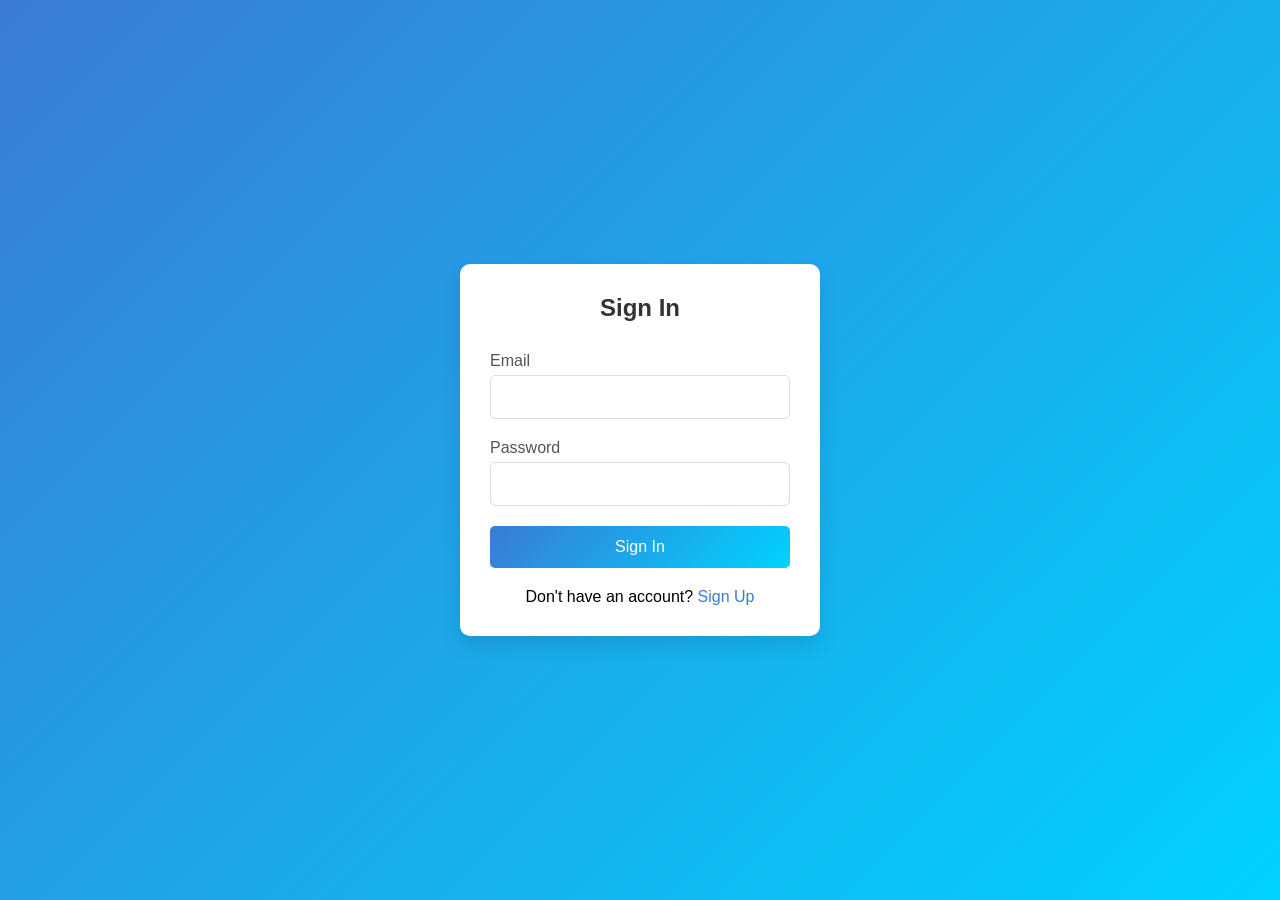
<file: index.html>
<!DOCTYPE html>
<html lang="en">
<head>
    <meta charset="UTF-8">
    <meta name="viewport" content="width=device-width, initial-scale=1.0">
    <title>Sign In - Weather Info</title>
    <link rel="stylesheet" href="auth-styles.css">
</head>
<body>
    <div class="auth-container">
        <div class="auth-card">
            <h2>Sign In</h2>
            <form id="login-form">
                <div class="form-group">
                    <label for="email">Email</label>
                    <input type="email" id="email" name="email" required>
                </div>
                <div class="form-group">
                    <label for="password">Password</label>
                    <input type="password" id="password" name="password" required>
                </div>
                <button type="submit" class="auth-button">Sign In</button>
            </form>
            <div class="auth-links">
                <p>Don't have an account? <a href="signup.html">Sign Up</a></p>
            </div>
        </div>
    </div>
    <script src="auth.js"></script>
</body>
</html>
</file>
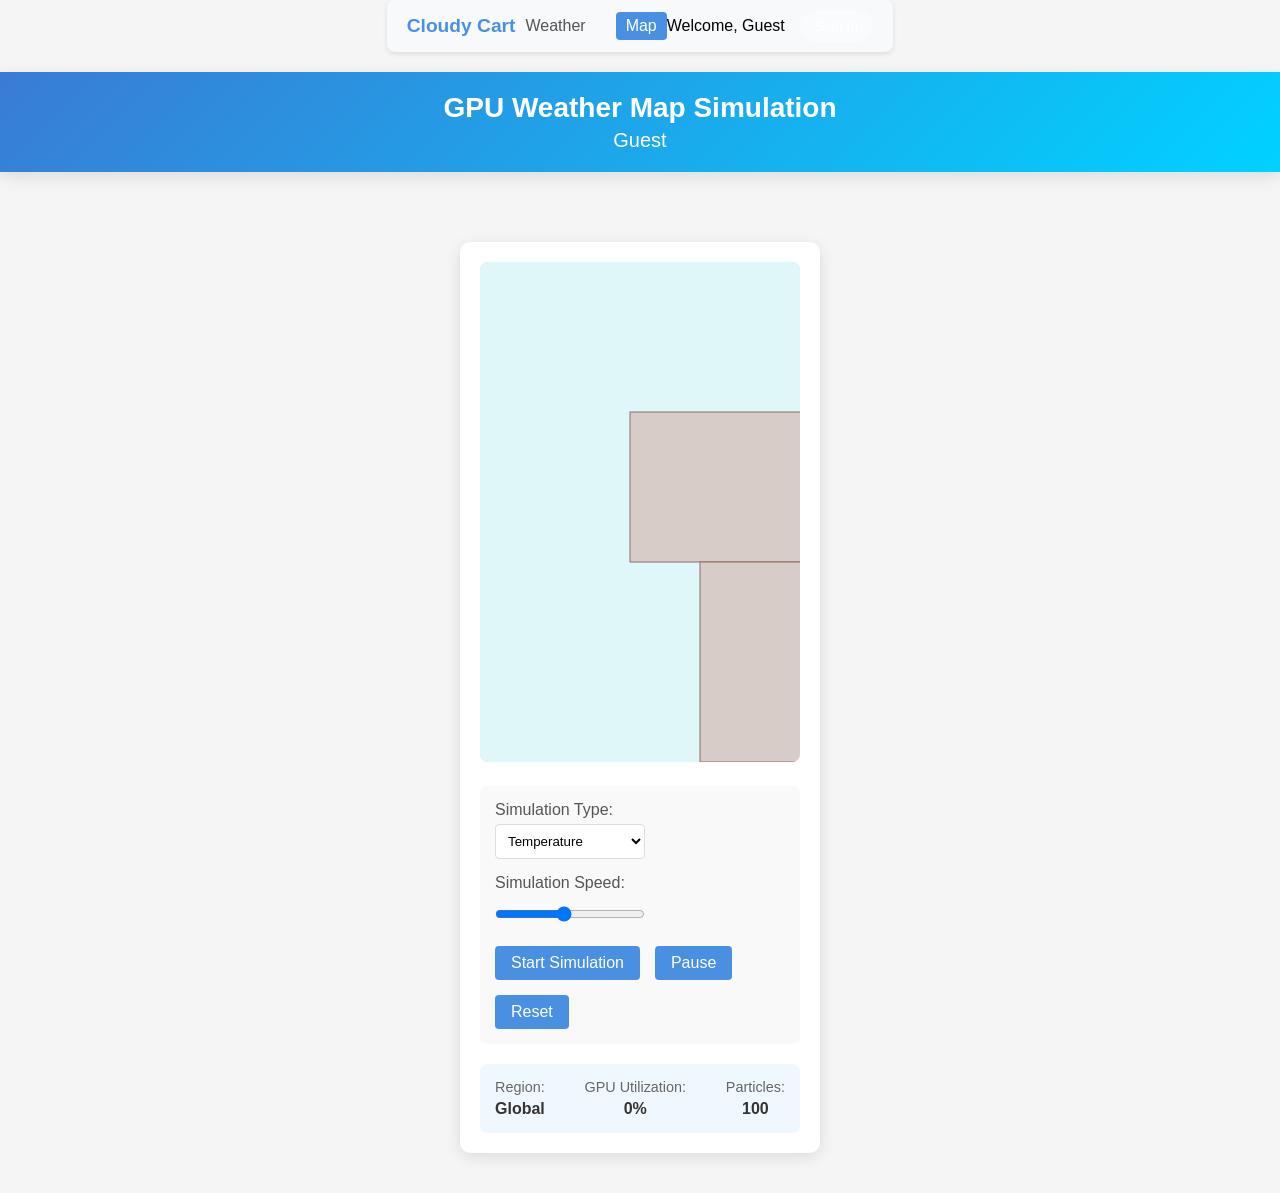
<file: map.html>
<!DOCTYPE html>
<html lang="en">
<head>
    <meta charset="UTF-8">
    <meta name="viewport" content="width=device-width, initial-scale=1.0">
    <title>GPU Map Simulation - Cloudy Cart</title>
    <link rel="stylesheet" href="styles.css">
    <link rel="stylesheet" href="map-styles.css">
</head>
<body>
    <div class="nav-bar">
        <div class="logo">Cloudy Cart</div>
        <div class="nav-links">
            <a href="weather.html">Weather</a>
            <a href="map.html" class="active">Map</a>
        </div>
        <div class="user-info" id="user-info">Welcome, Guest</div>
        <div class="nav-buttons">
            <button id="logout-btn" style="display: none;">Logout</button>
            <a href="index.html" id="login-link">Sign In</a>
        </div>
    </div>

    <div class="welcome-banner" id="welcome-banner">
        <div class="welcome-text">GPU Weather Map Simulation</div>
        <div class="user-welcome" id="user-welcome">Guest</div>
    </div>

    <div class="container">
        <div class="map-container">
            <canvas id="map-canvas" width="800" height="600"></canvas>
            <div class="map-controls">
                <div class="control-group">
                    <label for="simulation-type">Simulation Type:</label>
                    <select id="simulation-type">
                        <option value="temperature">Temperature</option>
                        <option value="precipitation">Precipitation</option>
                        <option value="wind">Wind Speed</option>
                        <option value="pressure">Pressure</option>
                    </select>
                </div>
                <div class="control-group">
                    <label for="simulation-speed">Simulation Speed:</label>
                    <input type="range" id="simulation-speed" min="1" max="10" value="5">
                </div>
                <button id="start-simulation" class="map-button">Start Simulation</button>
                <button id="pause-simulation" class="map-button">Pause</button>
                <button id="reset-simulation" class="map-button">Reset</button>
            </div>
            <div class="map-info">
                <div class="info-item">
                    <span class="info-label">Region:</span>
                    <span id="region-info">Global</span>
                </div>
                <div class="info-item">
                    <span class="info-label">GPU Utilization:</span>
                    <span id="gpu-info">0%</span>
                </div>
                <div class="info-item">
                    <span class="info-label">Particles:</span>
                    <span id="particle-count">0</span>
                </div>
            </div>
        </div>
    </div>

    <script src="auth.js"></script>
    <script src="map.js"></script>
</body>
</html>
</file>
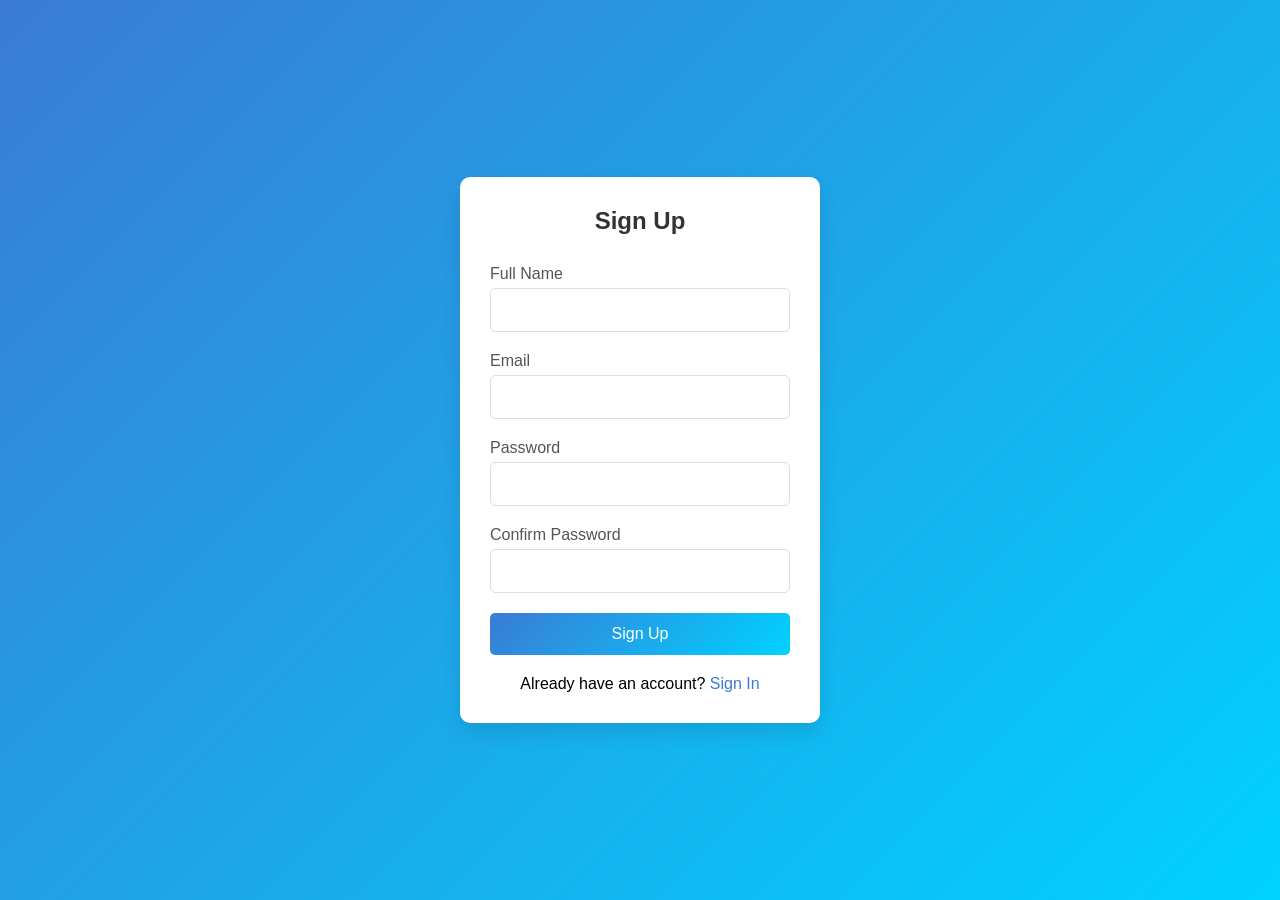
<file: signup.html>
<!DOCTYPE html>
<html lang="en">
<head>
    <meta charset="UTF-8">
    <meta name="viewport" content="width=device-width, initial-scale=1.0">
    <title>Sign Up - Weather Info</title>
    <link rel="stylesheet" href="auth-styles.css">
</head>
<body>
    <div class="auth-container">
        <div class="auth-card">
            <h2>Sign Up</h2>
            <form id="signup-form">
                <div class="form-group">
                    <label for="name">Full Name</label>
                    <input type="text" id="name" name="name" required>
                </div>
                <div class="form-group">
                    <label for="email">Email</label>
                    <input type="email" id="email" name="email" required>
                </div>
                <div class="form-group">
                    <label for="password">Password</label>
                    <input type="password" id="password" name="password" required>
                </div>
                <div class="form-group">
                    <label for="confirm-password">Confirm Password</label>
                    <input type="password" id="confirm-password" name="confirm-password" required>
                </div>
                <button type="submit" class="auth-button">Sign Up</button>
            </form>
            <div class="auth-links">
                <p>Already have an account? <a href="index.html">Sign In</a></p>
            </div>
        </div>
    </div>
    <script src="auth.js"></script>
</body>
</html>
</file>
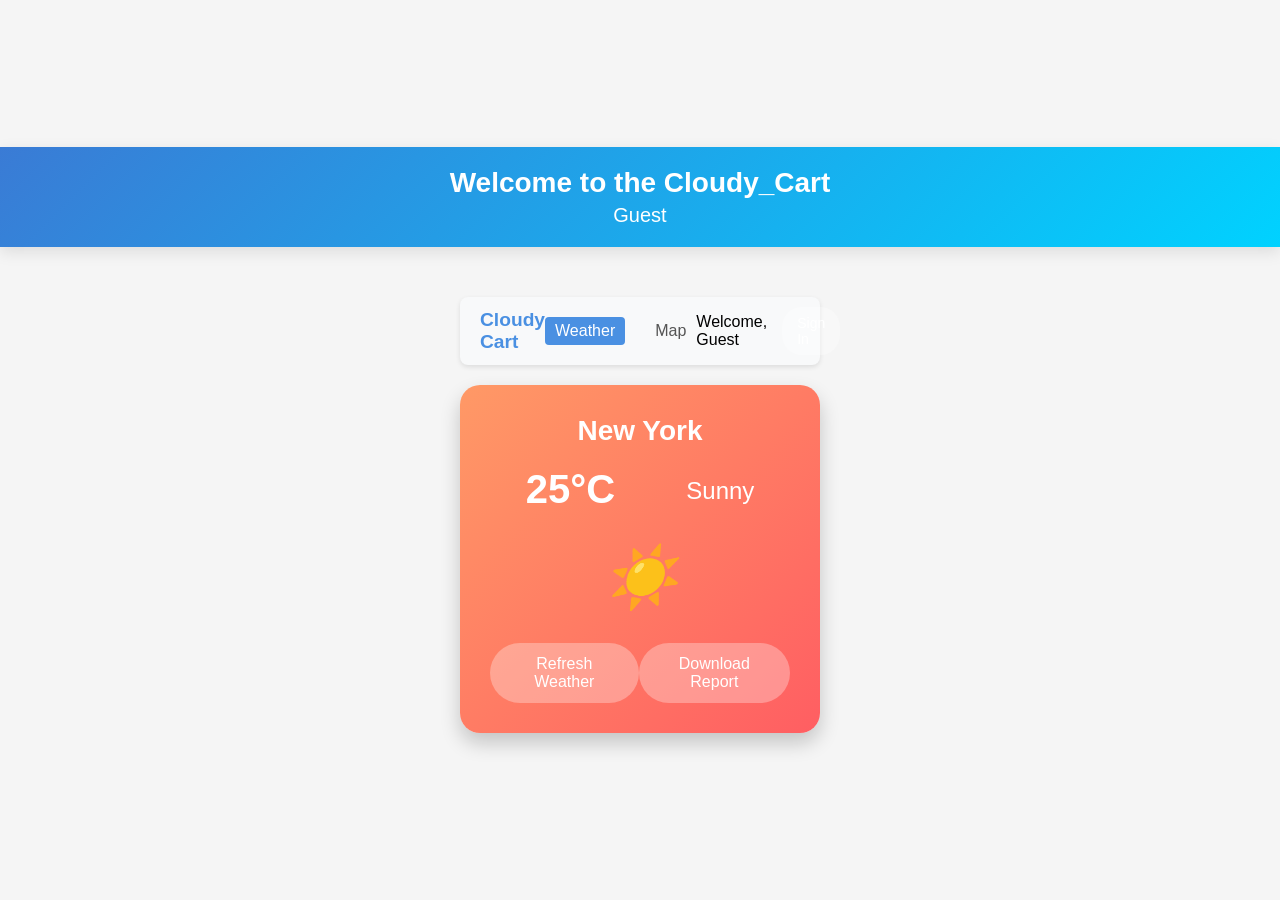
<file: weather.html>
<!DOCTYPE html>
<html lang="en">
<head>
    <meta charset="UTF-8">
    <meta name="viewport" content="width=device-width, initial-scale=1.0">
    <title>Weather Info Card</title>
    <link rel="stylesheet" href="styles.css">
</head>
<body>
    <div class="welcome-banner" id="welcome-banner">
        <div class="welcome-text">Welcome to the Cloudy_Cart</div>
        <div class="user-welcome" id="user-welcome">Guest</div>
    </div>
    <div class="container">
        <div class="nav-bar">
            <div class="logo">Cloudy Cart</div>
            <div class="nav-links">
                <a href="weather.html" class="active">Weather</a>
                <a href="map.html">Map</a>
            </div>
            <div class="user-info" id="user-info">Welcome, Guest</div>
            <div class="nav-buttons">
                <button id="logout-btn" style="display: none;">Logout</button>
                <a href="index.html" id="login-link">Sign In</a>
            </div>
        </div>
        <div class="weather-card" id="weather-card">
            <h2 class="location" id="location">New York</h2>
            <div class="weather-info">
                <div class="temperature" id="temperature">25°C</div>
                <div class="condition" id="condition">Sunny</div>
            </div>
            <div class="weather-icon" id="weather-icon">
                <i class="icon-sunny"></i>
            </div>
            <div class="buttons">
                <button id="refresh-btn">Refresh Weather</button>
                <button id="download-btn">Download Report</button>
            </div>
        </div>
    </div>
    <script src="script.js"></script>
    <script>
        // Check if user is logged in
        document.addEventListener('DOMContentLoaded', function() {
            const currentUser = JSON.parse(localStorage.getItem('currentUser'));
            const userInfo = document.getElementById('user-info');
            const logoutBtn = document.getElementById('logout-btn');
            const loginLink = document.getElementById('login-link');
            const userWelcome = document.getElementById('user-welcome');
            
            if (currentUser) {
                userInfo.textContent = `Welcome, ${currentUser.name}`;
                userWelcome.textContent = currentUser.name;
                logoutBtn.style.display = 'inline-block';
                loginLink.style.display = 'none';
                
                // Add logout functionality
                logoutBtn.addEventListener('click', function() {
                    localStorage.removeItem('currentUser');
                    window.location.reload();
                });
            }

            // Add animation to weather card
            const weatherCard = document.getElementById('weather-card');
            weatherCard.classList.add('animated');
        });
    </script>
</body>
</html>
</file>
<file: auth-styles.css>
* {
    margin: 0;
    padding: 0;
    box-sizing: border-box;
    font-family: 'Arial', sans-serif;
}

body {
    display: flex;
    justify-content: center;
    align-items: center;
    min-height: 100vh;
    background: linear-gradient(135deg, #3a7bd5, #00d2ff);
}

.auth-container {
    width: 100%;
    max-width: 400px;
    padding: 20px;
}

.auth-card {
    background-color: white;
    padding: 30px;
    border-radius: 10px;
    box-shadow: 0 10px 20px rgba(0, 0, 0, 0.1);
}

h2 {
    text-align: center;
    color: #333;
    margin-bottom: 30px;
}

.form-group {
    margin-bottom: 20px;
}

label {
    display: block;
    margin-bottom: 5px;
    color: #555;
    font-weight: 500;
}

input {
    width: 100%;
    padding: 12px;
    border: 1px solid #ddd;
    border-radius: 5px;
    font-size: 16px;
    transition: border-color 0.3s;
}

input:focus {
    border-color: #3a7bd5;
    outline: none;
}

.auth-button {
    width: 100%;
    padding: 12px;
    background: linear-gradient(135deg, #3a7bd5, #00d2ff);
    color: white;
    border: none;
    border-radius: 5px;
    font-size: 16px;
    cursor: pointer;
    transition: transform 0.3s;
}

.auth-button:hover {
    transform: translateY(-3px);
}

.auth-links {
    margin-top: 20px;
    text-align: center;
}

.auth-links a {
    color: #3a7bd5;
    text-decoration: none;
}

.auth-links a:hover {
    text-decoration: underline;
}

.error-message {
    color: #ff3860;
    font-size: 14px;
    margin-top: 5px;
}

@media (max-width: 480px) {
    .auth-container {
        padding: 10px;
    }
    
    .auth-card {
        padding: 20px;
    }
}
</file>
<file: styles.css>
* {
    margin: 0;
    padding: 0;
    box-sizing: border-box;
    font-family: 'Arial', sans-serif;
}

@keyframes fadeIn {
    from { opacity: 0; transform: translateY(-20px); }
    to { opacity: 1; transform: translateY(0); }
}

@keyframes float {
    0% { transform: translateY(0px); }
    50% { transform: translateY(-10px); }
    100% { transform: translateY(0px); }
}

@keyframes pulse {
    0% { transform: scale(1); }
    50% { transform: scale(1.05); }
    100% { transform: scale(1); }
}

body {
    display: flex;
    flex-direction: column;
    justify-content: center;
    align-items: center;
    min-height: 100vh;
    background-color: #f5f5f5;
    transition: background 0.5s ease;
}

.welcome-banner {
    width: 100%;
    background: linear-gradient(135deg, #3a7bd5, #00d2ff);
    color: white;
    text-align: center;
    padding: 20px;
    margin-bottom: 30px;
    box-shadow: 0 5px 15px rgba(0, 0, 0, 0.1);
    animation: fadeIn 1s ease-out;
}

.welcome-text {
    font-size: 28px;
    font-weight: bold;
    margin-bottom: 5px;
    animation: pulse 2s infinite;
}

.user-welcome {
    font-size: 20px;
    animation: float 3s ease-in-out infinite;
}

/* Navigation styles */
.nav-bar {
    display: flex;
    justify-content: space-between;
    align-items: center;
    padding: 10px 20px;
    background-color: #f8f9fa;
    border-radius: 8px;
    margin-bottom: 20px;
    box-shadow: 0 2px 5px rgba(0, 0, 0, 0.1);
}

.logo {
    font-weight: bold;
    font-size: 1.2em;
    color: #4a90e2;
}

.nav-links {
    display: flex;
    gap: 20px;
}

.nav-links a {
    text-decoration: none;
    color: #555;
    padding: 5px 10px;
    border-radius: 4px;
    transition: all 0.3s ease;
}

.nav-links a:hover {
    background-color: #e9ecef;
}

.nav-links a.active {
    background-color: #4a90e2;
    color: white;
}

.user-info {
    margin-right: 15px;
}

.nav-buttons {
    display: flex;
    gap: 10px;
}

.nav-buttons button, .nav-buttons a {
    padding: 8px 15px;
    border: none;
    border-radius: 20px;
    background-color: rgba(255, 255, 255, 0.3);
    color: white;
    text-decoration: none;
    font-size: 14px;
    cursor: pointer;
    transition: all 0.3s ease;
}

.nav-buttons button:hover, .nav-buttons a:hover {
    background-color: rgba(255, 255, 255, 0.5);
    transform: translateY(-3px);
}

.container {
    width: 100%;
    max-width: 400px;
    padding: 20px;
}

.weather-card {
    background: linear-gradient(135deg, #ff9966, #ff5e62);
    color: white;
    padding: 30px;
    border-radius: 20px;
    box-shadow: 0 10px 20px rgba(0, 0, 0, 0.2);
    text-align: center;
    transition: all 0.5s ease;
    animation: fadeIn 1.5s ease-out;
}

.weather-card.animated {
    animation: fadeIn 1.5s ease-out, float 6s ease-in-out infinite;
}

/* Weather condition specific backgrounds */
.weather-card.sunny {
    background: linear-gradient(135deg, #ff9966, #ff5e62);
}

.weather-card.cloudy {
    background: linear-gradient(135deg, #757F9A, #D7DDE8);
}

.weather-card.rainy {
    background: linear-gradient(135deg, #3a7bd5, #00d2ff);
}

.weather-card.snowy {
    background: linear-gradient(135deg, #E0EAFC, #CFDEF3);
    color: #333;
}

.location {
    font-size: 28px;
    margin-bottom: 20px;
    font-weight: 700;
}

.weather-info {
    display: flex;
    justify-content: space-around;
    margin-bottom: 30px;
}

.temperature {
    font-size: 40px;
    font-weight: bold;
}

.condition {
    font-size: 24px;
    margin-top: 10px;
}

.weather-icon {
    font-size: 60px;
    margin: 20px 0;
}

.icon-sunny::before {
    content: "☀️";
}

.icon-cloudy::before {
    content: "☁️";
}

.icon-rainy::before {
    content: "🌧️";
}

.icon-snowy::before {
    content: "❄️";
}

.buttons {
    display: flex;
    justify-content: space-between;
    margin-top: 30px;
}

button {
    padding: 12px 20px;
    border: none;
    border-radius: 30px;
    background-color: rgba(255, 255, 255, 0.3);
    color: white;
    font-size: 16px;
    cursor: pointer;
    transition: all 0.3s ease;
}

button:hover {
    background-color: rgba(255, 255, 255, 0.5);
    transform: translateY(-3px);
    box-shadow: 0 5px 15px rgba(0, 0, 0, 0.1);
}

button:active {
    transform: translateY(0);
}

button:active {
    transform: translateY(0);
}

@media (max-width: 480px) {
    .container {
        padding: 10px;
    }
    
    .weather-card {
        padding: 20px;
    }
    
    .temperature {
        font-size: 32px;
    }
    
    .condition {
        font-size: 20px;
    }
    
    .buttons {
        flex-direction: column;
        gap: 10px;
    }
}
</file>
<file: map-styles.css>
/* Map Styles */
.map-container {
    background-color: #fff;
    border-radius: 10px;
    box-shadow: 0 4px 15px rgba(0, 0, 0, 0.1);
    padding: 20px;
    margin: 20px auto;
    max-width: 900px;
    animation: fadeIn 0.8s ease-in-out;
}

#map-canvas {
    width: 100%;
    height: 500px;
    border-radius: 8px;
    background-color: #f0f0f0;
    margin-bottom: 20px;
    box-shadow: inset 0 0 10px rgba(0, 0, 0, 0.1);
}

.map-controls {
    display: flex;
    flex-wrap: wrap;
    gap: 15px;
    margin-bottom: 20px;
    padding: 15px;
    background-color: #f9f9f9;
    border-radius: 8px;
}

.control-group {
    display: flex;
    flex-direction: column;
    min-width: 150px;
}

.control-group label {
    margin-bottom: 5px;
    font-weight: 500;
    color: #555;
}

.control-group select,
.control-group input {
    padding: 8px;
    border: 1px solid #ddd;
    border-radius: 4px;
    background-color: white;
}

.map-button {
    padding: 8px 16px;
    background-color: #4a90e2;
    color: white;
    border: none;
    border-radius: 4px;
    cursor: pointer;
    transition: all 0.3s ease;
}

.map-button:hover {
    background-color: #357abd;
    box-shadow: 0 2px 8px rgba(0, 0, 0, 0.2);
    transform: translateY(-2px);
}

.map-info {
    display: flex;
    justify-content: space-between;
    background-color: #f0f8ff;
    padding: 15px;
    border-radius: 8px;
    margin-top: 15px;
}

.info-item {
    display: flex;
    flex-direction: column;
    align-items: center;
}

.info-label {
    font-size: 0.9em;
    color: #666;
    margin-bottom: 5px;
}

#region-info,
#gpu-info,
#particle-count {
    font-weight: bold;
    color: #333;
}

/* Responsive adjustments */
@media (max-width: 768px) {
    .map-controls {
        flex-direction: column;
    }
    
    .control-group {
        width: 100%;
    }
    
    .map-info {
        flex-direction: column;
        gap: 10px;
    }
    
    #map-canvas {
        height: 350px;
    }
}

/* Animation for the map elements */
@keyframes pulse {
    0% { opacity: 0.7; }
    50% { opacity: 1; }
    100% { opacity: 0.7; }
}

.active-simulation {
    animation: pulse 2s infinite;
}
</file>
